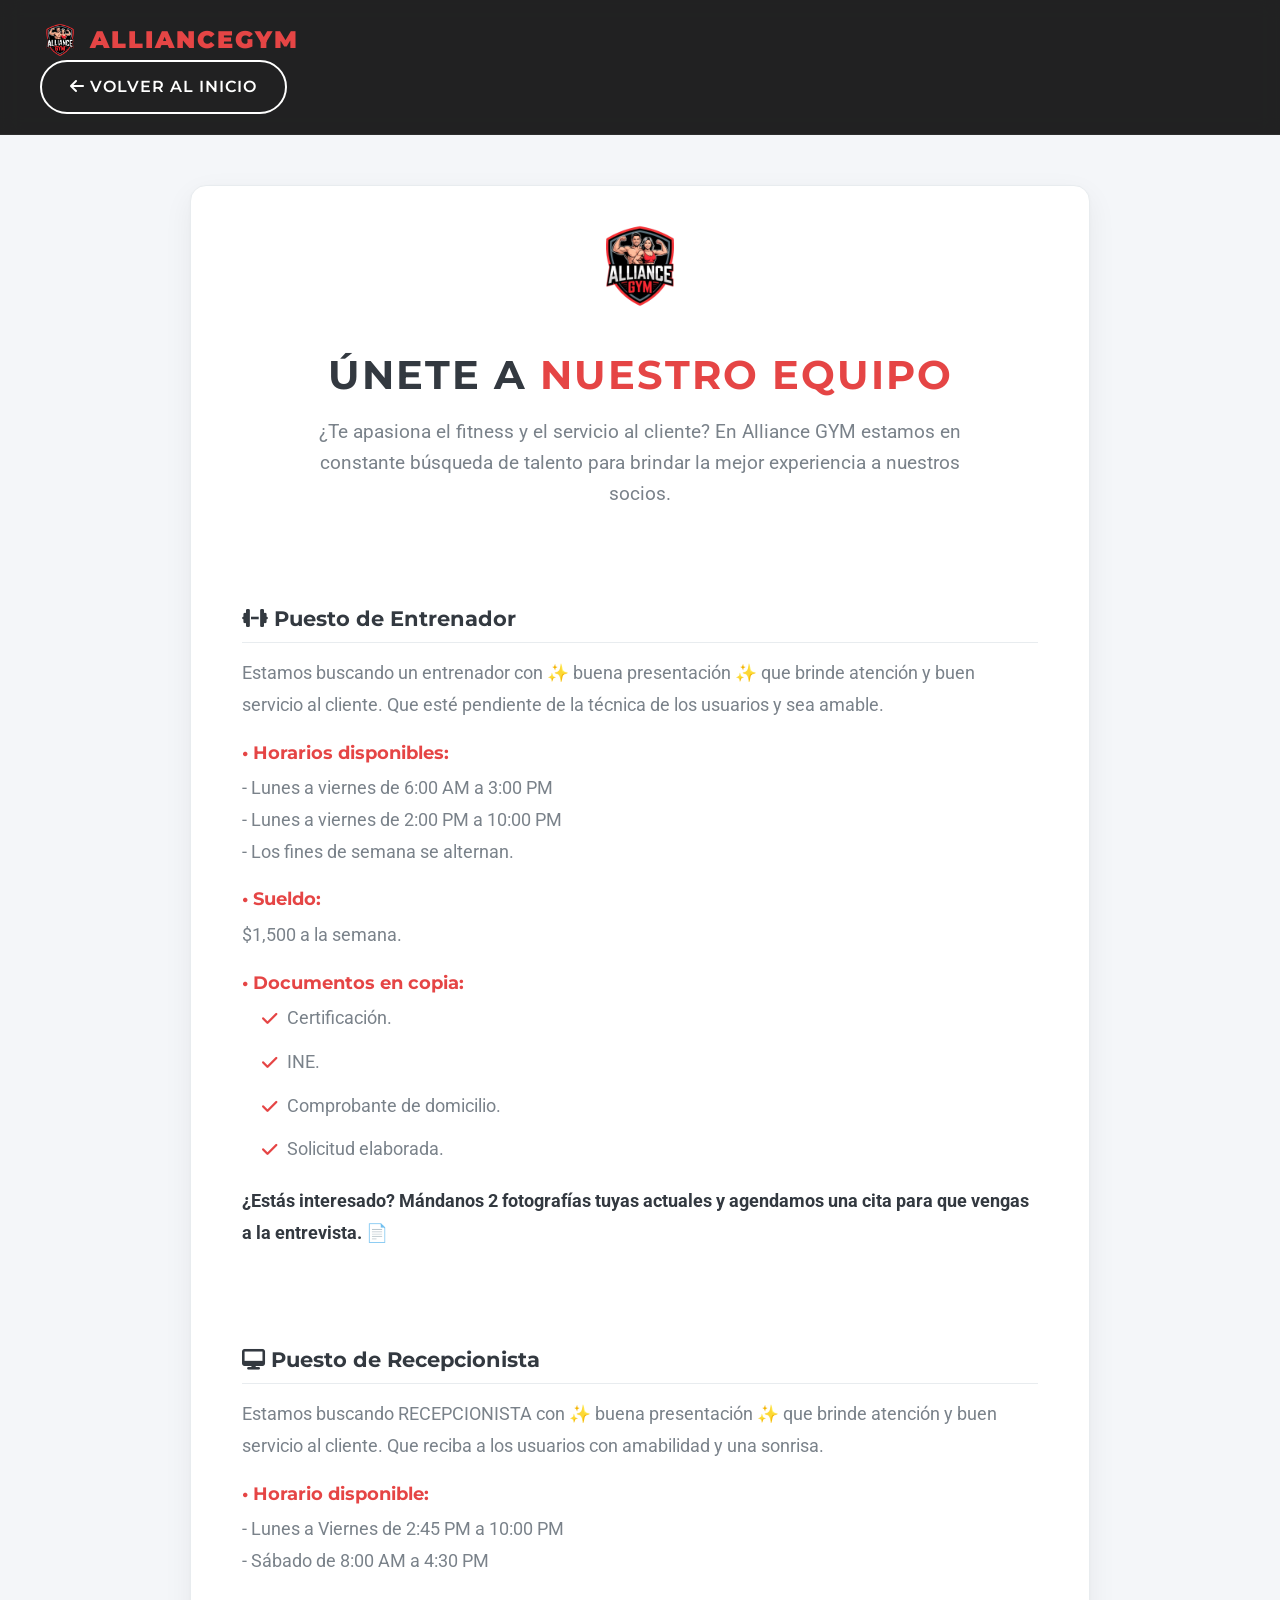
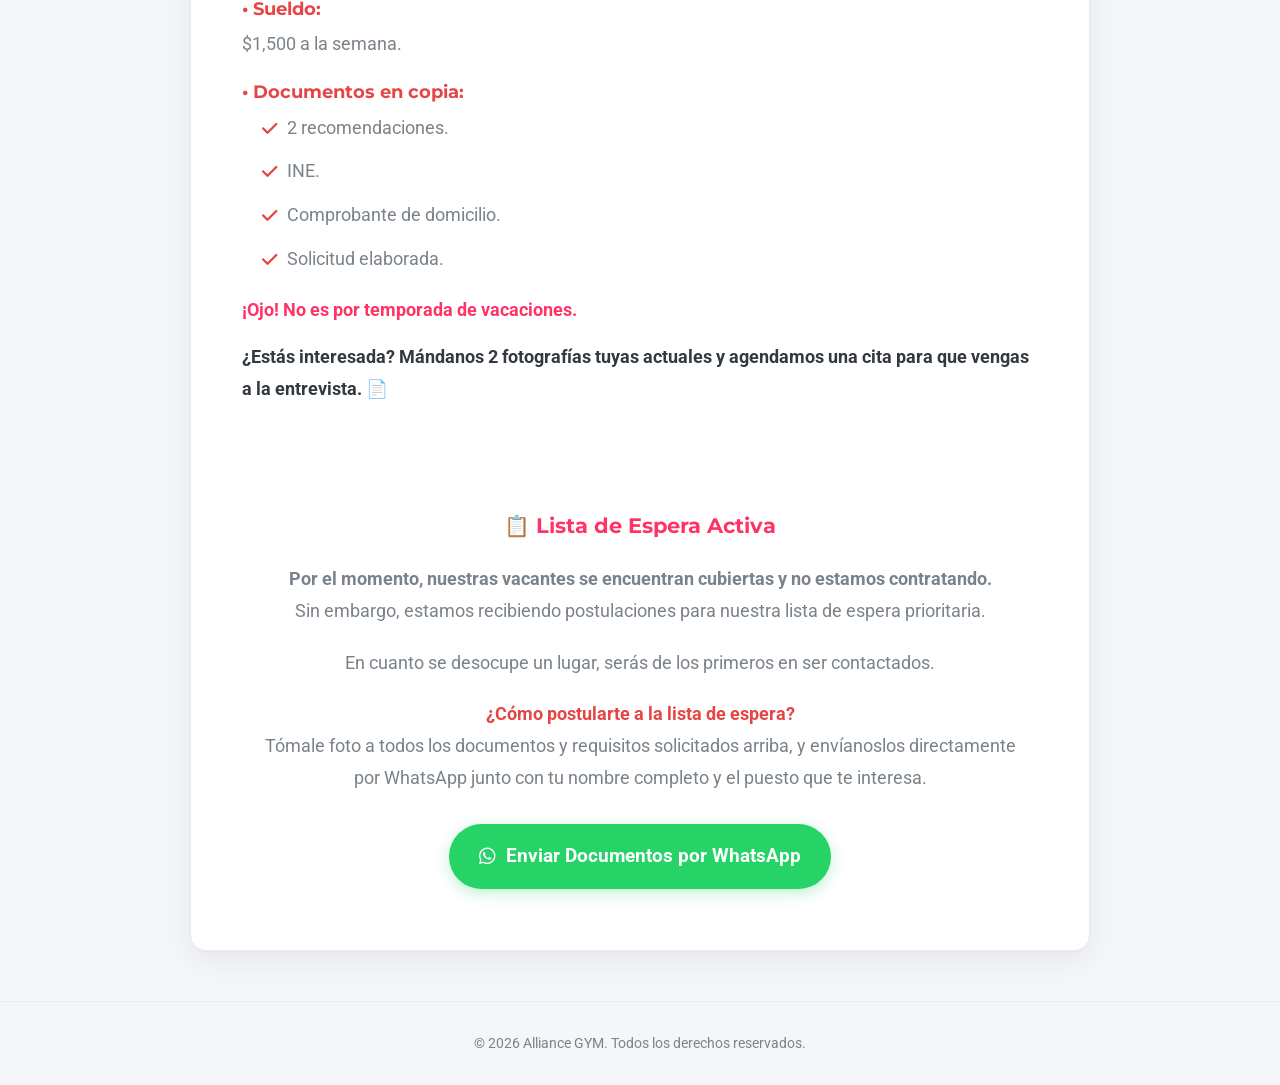
<file: empleos.html>
﻿<!DOCTYPE html>
<html lang="es">
<head>
    <meta charset="UTF-8">
    <meta name="viewport" content="width=device-width, initial-scale=1.0">
    <title>Trabaja con Nosotros | Alliance GYM</title>
    <!-- Google Fonts -->
    <link rel="preconnect" href="https://fonts.googleapis.com">
    <link rel="preconnect" href="https://fonts.gstatic.com" crossorigin>
    <link href="https://fonts.googleapis.com/css2?family=Roboto:wght@300;400;500;700&family=Montserrat:wght@500;700;800;900&display=swap" rel="stylesheet">
    <!-- FontAwesome -->
    <link rel="stylesheet" href="https://cdnjs.cloudflare.com/ajax/libs/font-awesome/6.4.0/css/all.min.css">
    <!-- Custom CSS -->
    <link rel="stylesheet" href="css/style.css">
    <style>
        .jobs-content {
            color: var(--text-muted);
            line-height: 1.8;
            font-size: 1.1rem;
        }
        .jobs-content h3 {
            color: var(--text-main);
            margin-top: 30px;
            margin-bottom: 15px;
            border-bottom: 1px solid var(--glass-border);
            padding-bottom: 5px;
        }
        .jobs-content ul {
            padding-left: 20px;
            margin-bottom: 20px;
            list-style: none;
        }
        .jobs-content ul li {
            margin-bottom: 12px;
            position: relative;
            padding-left: 25px;
        }
        .jobs-content ul li::before {
            content: '\f00c';
            font-family: 'Font Awesome 6 Free';
            font-weight: 900;
            position: absolute;
            left: 0;
            color: var(--primary-color);
        }
        .job-card {
            background: rgba(255, 255, 255, 0.03);
            border: 1px solid rgba(255,255,255,0.1);
            padding: 20px;
            border-radius: 8px;
            margin-bottom: 20px;
        }
        .btn-whatsapp-job {
            display: inline-flex;
            align-items: center;
            justify-content: center;
            gap: 10px;
            background-color: #25d366;
            color: #fff;
            padding: 15px 30px;
            border-radius: 50px;
            font-size: 1.2rem;
            font-weight: bold;
            text-decoration: none;
            transition: all 0.3s ease;
            margin-top: 30px;
            box-shadow: 0 4px 15px rgba(37, 211, 102, 0.3);
        }
        .btn-whatsapp-job:hover {
            background-color: #128c7e;
            transform: translateY(-3px);
            color: #fff;
            box-shadow: 0 6px 20px rgba(37, 211, 102, 0.5);
        }
    </style>
</head>
<body>
    <!-- Navbar Simple -->
    <nav class="navbar" style="position: static; padding: 20px 40px; background: rgba(10, 10, 10, 0.9);">
        <div class="logo">
            <a href="index.html" style="display: flex; align-items: center; gap: 10px; text-decoration: none; color: inherit;">
                <img src="img/logo.png" alt="Alliance GYM Logo" style="height: 40px;">
                <span class="logo-text">ALLIANCE<span class="logo-accent">GYM</span></span>
            </a>
        </div>
        <a href="index.html" class="btn btn-outline" style="text-decoration: none; color: #fff; border-color: #fff;"><i class="fas fa-arrow-left"></i> Volver al Inicio</a>
    </nav>

    <!-- Header Section -->
    <section class="section" style="padding-top: 50px; padding-bottom: 50px;">
        <div class="container">
            <div class="glass-card" style="max-width: 900px; margin: 0 auto;">
                <div class="text-center" style="margin-bottom: 40px;">
                    <img src="img/logo.png" alt="Alliance Logo" style="width: 100px; margin-bottom: 20px;">
                    <h1 class="section-title">ÚNETE A <span>NUESTRO EQUIPO</span></h1>
                    <p style="font-size: 1.2rem; color: var(--text-muted); max-width: 700px; margin: 0 auto;">¿Te apasiona el fitness y el servicio al cliente? En Alliance GYM estamos en constante búsqueda de talento para brindar la mejor experiencia a nuestros socios.</p>
                </div>
                
                <div class="jobs-content">
                    
                    <div class="job-card">
                        <h3><i class="fas fa-dumbbell"></i> Puesto de Entrenador</h3>
                        <p>Estamos buscando un entrenador con ✨ buena presentación ✨ que brinde atención y buen servicio al cliente. Que esté pendiente de la técnica de los usuarios y sea amable.</p>
                        
                        <h4 style="color: var(--primary-color); margin-top: 15px; margin-bottom: 5px;">• Horarios disponibles:</h4>
                        <p style="margin-bottom: 15px;">- Lunes a viernes de 6:00 AM a 3:00 PM<br>- Lunes a viernes de 2:00 PM a 10:00 PM<br>- Los fines de semana se alternan.</p>
                        
                        <h4 style="color: var(--primary-color); margin-bottom: 5px;">• Sueldo:</h4>
                        <p style="margin-bottom: 15px;">$1,500 a la semana.</p>
                        
                        <h4 style="color: var(--primary-color); margin-bottom: 5px;">• Documentos en copia:</h4>
                        <ul>
                            <li>Certificación.</li>
                            <li>INE.</li>
                            <li>Comprobante de domicilio.</li>
                            <li>Solicitud elaborada.</li>
                        </ul>
                        <p style="margin-top: 15px; font-weight: bold; color: var(--text-main);">¿Estás interesado? Mándanos 2 fotografías tuyas actuales y agendamos una cita para que vengas a la entrevista. 📄</p>
                    </div>

                    <div class="job-card">
                        <h3><i class="fas fa-desktop"></i> Puesto de Recepcionista</h3>
                        <p>Estamos buscando RECEPCIONISTA con ✨ buena presentación ✨ que brinde atención y buen servicio al cliente. Que reciba a los usuarios con amabilidad y una sonrisa.</p>
                        
                        <h4 style="color: var(--primary-color); margin-top: 15px; margin-bottom: 5px;">• Horario disponible:</h4>
                        <p style="margin-bottom: 15px;">- Lunes a Viernes de 2:45 PM a 10:00 PM<br>- Sábado de 8:00 AM a 4:30 PM</p>
                        
                        <h4 style="color: var(--primary-color); margin-bottom: 5px;">• Sueldo:</h4>
                        <p style="margin-bottom: 15px;">$1,500 a la semana.</p>
                        
                        <h4 style="color: var(--primary-color); margin-bottom: 5px;">• Documentos en copia:</h4>
                        <ul>
                            <li>2 recomendaciones.</li>
                            <li>INE.</li>
                            <li>Comprobante de domicilio.</li>
                            <li>Solicitud elaborada.</li>
                        </ul>
                        
                        <p style="color: #ff3366; font-weight: bold; margin-bottom: 15px;">¡Ojo! No es por temporada de vacaciones.</p>
                        
                        <p style="margin-top: 15px; font-weight: bold; color: var(--text-main);">¿Estás interesada? Mándanos 2 fotografías tuyas actuales y agendamos una cita para que vengas a la entrevista. 📄</p>
                    </div>

                    <div class="text-center" style="margin-top: 50px; background: rgba(255, 255, 255, 0.05); padding: 30px; border-radius: 10px; border: 1px solid rgba(255, 255, 255, 0.2);">
                        <h3 style="border: none; color: #ff3366; margin-top: 0;">📋 Lista de Espera Activa</h3>
                        <p style="font-size: 1.1rem; margin-bottom: 20px;"><strong>Por el momento, nuestras vacantes se encuentran cubiertas y no estamos contratando.</strong><br>Sin embargo, estamos recibiendo postulaciones para nuestra lista de espera prioritaria.</p>
                        <p>En cuanto se desocupe un lugar, serás de los primeros en ser contactados.</p>
                        
                        <p style="margin-top: 20px; font-weight: bold; color: var(--primary-color);">¿Cómo postularte a la lista de espera?</p>
                        <p>Tómale foto a todos los documentos y requisitos solicitados arriba, y envíanoslos directamente por WhatsApp junto con tu nombre completo y el puesto que te interesa.</p>
                        
                        <a href="https://wa.me/525567659004?text=%C2%A1Hola!%20Quiero%20entrar%20a%20la%20lista%20de%20espera%20para%20trabajar%20en%20Alliance%20GYM.%20Aqu%C3%AD%20env%C3%ADo%20mis%20fotos%20y%20documentos." class="btn-whatsapp-job" target="_blank" rel="noopener noreferrer">
                            <i class="fab fa-whatsapp"></i> Enviar Documentos por WhatsApp
                        </a>
                    </div>
                </div>
            </div>
        </div>
    </section>

    <!-- Footer Simple -->
    <footer style="text-align: center; padding: 30px; border-top: 1px solid var(--glass-border); color: var(--text-muted); font-size: 0.9rem;">
        &copy; 2026 Alliance GYM. Todos los derechos reservados.
    </footer>

</body>
</html>
</file>
<file: css/style.css>
:root {
    --bg-page: #F4F6F9; /* Gris aún más claro y suave */
    --bg-section-alt: #FFFFFF; /* Blanco puro */
    --bg-dark: #2B3036; /* Gris pizarra elegante en lugar de negro profundo */
    --bg-darker: transparent;
    --bg-card: #FFFFFF; /* Tarjetas blancas */
    --primary-color: #E54545; /* Un rojo un poco más suave y claro */
    --primary-hover: #D03535;
    --secondary-color: #E2E2E2; /* Gris neutro más claro */
    --text-main: #333940; /* Gris azulado muy oscuro para texto, más formal que negro */
    --text-muted: #7A828A; /* Gris medio suave */
    --text-light: #FFFFFF; /* Texto blanco sobre fondos oscuros */
    --glass-border: #E8ECEF; /* Borde sutil y claro */
    --font-heading: 'Montserrat', sans-serif;
    --font-body: 'Roboto', sans-serif;
    --transition: all 0.3s cubic-bezier(0.25, 0.8, 0.25, 1);
}

* {
    margin: 0;
    padding: 0;
    box-sizing: border-box;
    scroll-behavior: smooth;
}

body {
    font-family: var(--font-body);
    background-color: var(--bg-page);
    color: var(--text-main);
    line-height: 1.6;
    overflow-x: hidden;
}

h1, h2, h3, h4, h5, h6 {
    font-family: var(--font-heading);
    font-weight: 700;
}

span {
    color: var(--primary-color);
}

a {
    text-decoration: none;
    color: inherit;
}

ul {
    list-style: none;
}

.container {
    max-width: 1200px;
    margin: 0 auto;
    padding: 0 20px;
}

.section {
    padding: 100px 0;
}

.section-header {
    margin-bottom: 50px;
}

.section-title {
    font-size: clamp(1.8rem, 5vw, 2.5rem);
    text-transform: uppercase;
    letter-spacing: 2px;
    margin-bottom: 10px;
}

.section-desc {
    color: var(--text-muted);
    font-size: 1.1rem;
    max-width: 600px;
}

.text-center {
    text-align: center;
}
.text-center .section-desc {
    margin: 0 auto;
}

/* Buttons */
.btn {
    display: inline-block;
    padding: 12px 28px;
    border-radius: 50px;
    font-family: var(--font-heading);
    font-weight: 600;
    text-transform: uppercase;
    letter-spacing: 1px;
    cursor: pointer;
    transition: var(--transition);
    border: none;
    outline: none;
}

.btn-primary {
    background: var(--primary-color);
    color: #fff;
    box-shadow: 0 4px 10px rgba(230, 43, 46, 0.3);
}

.btn-primary:hover {
    background: var(--primary-hover);
    transform: translateY(-2px);
    box-shadow: 0 6px 15px rgba(230, 43, 46, 0.4);
}

.btn-outline {
    background: transparent;
    color: var(--text-main);
    border: 2px solid var(--secondary-color);
}

.btn-outline:hover {
    border-color: var(--primary-color);
    color: var(--primary-color);
    background: rgba(230, 43, 46, 0.05);
}

.btn-large {
    padding: 16px 36px;
    font-size: 1.1rem;
}

.w-100 {
    width: 100%;
}
.mt-2 { margin-top: 1rem; }
.mt-4 { margin-top: 2rem; }

/* Premium Glass Cards */
.glass-card {
    background: var(--bg-card);
    border: 1px solid var(--glass-border);
    border-radius: 16px;
    padding: 30px;
    box-shadow: 0 10px 30px rgba(0, 0, 0, 0.06), 0 1px 3px rgba(0,0,0,0.03);
    transition: var(--transition);
}

.glass-card:hover {
    border-color: rgba(230, 43, 46, 0.3);
    transform: translateY(-5px);
    box-shadow: 0 15px 35px rgba(230, 43, 46, 0.1), 0 5px 15px rgba(0, 0, 0, 0.05);
}

/* Navbar */
.navbar {
    position: fixed;
    top: 0;
    left: 0;
    width: 100%;
    padding: 15px 0;
    z-index: 1000;
    background: rgba(15, 15, 15, 0.85);
    backdrop-filter: blur(10px);
    -webkit-backdrop-filter: blur(10px);
    border-bottom: 1px solid rgba(255, 255, 255, 0.05);
    transition: var(--transition);
}

.navbar.scrolled {
    background: rgba(10, 10, 10, 0.98); /* Solid on scroll */
    padding: 15px 0;
    box-shadow: 0 5px 20px rgba(0,0,0,0.7);
}

.navbar {
    color: var(--text-light);
}

.nav-container {
    display: flex;
    justify-content: space-between;
    align-items: center;
    max-width: 100%;
    padding: 0 3vw;
}

.logo {
    display: flex;
    align-items: center;
    gap: 12px;
    font-family: var(--font-heading);
    font-size: clamp(1.2rem, 4vw, 1.8rem);
    font-weight: 900;
    letter-spacing: 2px;
}

.logo-img {
    height: 60px;
    width: auto;
    filter: drop-shadow(0 0 8px rgba(230, 43, 46, 0.5));
    transition: var(--transition);
}

.logo:hover .logo-img {
    transform: scale(1.05);
    filter: drop-shadow(0 0 15px rgba(230, 43, 46, 0.8));
}

.nav-links {
    display: flex;
    flex: 1;
    justify-content: center;
    gap: 15px; /* Better distribution */
    margin: 0 10px;
}

.nav-links a {
    font-size: 1rem; /* Larger font size */
    font-weight: 600; /* Thicker for readability */
    text-transform: none;
    letter-spacing: 0.5px;
    padding: 8px 16px;
    border-radius: 25px; /* Pill shape */
    transition: var(--transition);
    color: var(--text-light);
    white-space: nowrap;
}

.nav-links a::after {
    display: none; /* Remove old underline */
}

.nav-links a:hover {
    color: #fff;
    background: rgba(255, 255, 255, 0.15); /* Glassy pill effect */
    box-shadow: 0 4px 10px rgba(0, 0, 0, 0.1);
}

.hamburger {
    display: none;
    font-size: 1.5rem;
    cursor: pointer;
}

/* Hero Section */
.hero {
    height: 100vh;
    min-height: 600px;
    display: flex;
    align-items: center;
    position: relative;
    background: url('https://images.unsplash.com/photo-1534438327276-14e5300c3a48?q=80&w=1920&auto=format&fit=crop') center/cover no-repeat;
    color: var(--text-light);
}

.hero .btn-outline {
    color: #fff;
    border-color: #fff;
}
.hero .btn-outline:hover {
    background: rgba(255,255,255,0.1);
    color: #fff;
}

.hero-overlay {
    position: absolute;
    top: 0;
    left: 0;
    width: 100%;
    height: 100%;
    background: linear-gradient(90deg, rgba(5,5,5,0.9) 0%, rgba(5,5,5,0.6) 50%, rgba(5,5,5,0.2) 100%);
}

.hero-content {
    position: relative;
    z-index: 10;
    max-width: 800px;
}

.hero-title {
    font-size: clamp(2.2rem, 7vw, 4.5rem);
    line-height: 1.1;
    margin-bottom: 20px;
    text-transform: uppercase;
}

.hero-subtitle {
    font-size: 1.2rem;
    color: #ddd;
    margin-bottom: 40px;
    max-width: 500px;
}

.hero-actions {
    display: flex;
    gap: 20px;
}

/* Info Section */
.info-section {
    background: var(--bg-darker);
}

.info-grid {
    display: grid;
    grid-template-columns: repeat(auto-fit, minmax(300px, 1fr));
    gap: 30px;
}

.info-card h3 {
    font-size: 1.5rem;
    margin: 15px 0;
    color: #fff;
}

.card-icon {
    font-size: 2.5rem;
    color: var(--primary-color);
}

.hours-list li {
    display: flex;
    justify-content: space-between;
    margin-bottom: 10px;
    border-bottom: 1px solid var(--glass-border);
    padding-bottom: 5px;
    color: var(--text-muted);
}
.hours-list li span {
    color: var(--text-main);
    font-weight: 500;
}

.steps-list {
    padding-left: 20px;
    color: var(--text-muted);
}
.steps-list li {
    margin-bottom: 10px;
}

.promo-card {
    background: linear-gradient(145deg, rgba(255, 77, 0, 0.1), rgba(0, 0, 0, 0.4));
    border-color: rgba(255, 77, 0, 0.3);
}
.promo-content {
    margin-top: 15px;
}
.promo-content h4 {
    color: var(--primary-color);
    font-size: 1.2rem;
    margin-bottom: 10px;
}

/* Equipment Section */
.equipment-filters {
    display: flex;
    justify-content: center;
    gap: 15px;
    margin-bottom: 40px;
    flex-wrap: wrap;
}

.filter-btn {
    background: transparent;
    color: var(--text-muted);
    border: 1px solid var(--glass-border);
    padding: 8px 20px;
    border-radius: 30px;
    cursor: pointer;
    transition: var(--transition);
    font-family: var(--font-heading);
    text-transform: uppercase;
    font-size: 0.9rem;
}

.filter-btn.active, .filter-btn:hover {
    background: var(--primary-color);
    color: #fff;
    border-color: var(--primary-color);
}

.equipment-grid {
    display: grid;
    grid-template-columns: repeat(auto-fit, minmax(300px, 1fr));
    gap: 30px;
}

.equipment-item {
    background: var(--bg-card);
    border-radius: 18px;
    overflow: hidden;
    border: 1px solid var(--glass-border);
    transition: var(--transition);
}

.equipment-item:hover {
    transform: translateY(-5px);
    border-color: var(--primary-color);
}

.eq-image {
    height: 200px;
    background-size: cover;
    background-position: center;
}

.cardio-img { background-image: url('https://images.unsplash.com/photo-1540497077202-7c8a3999166f?q=80&w=600'); }
.pecho-img { background-image: url('https://images.unsplash.com/photo-1571019614242-c5c5dee9f50b?q=80&w=600'); }
.espalda-img { background-image: url('https://images.unsplash.com/photo-1581009146145-b5ef050c2e1e?q=80&w=600'); }
.pierna-img { background-image: url('https://images.unsplash.com/photo-1574680096145-d05b474e2155?q=80&w=600'); }
.libre-img { background-image: url('https://images.unsplash.com/photo-1584735935682-2f2b69dff9d2?q=80&w=600'); }

.eq-info {
    padding: 20px;
}
.eq-info h3 {
    margin-bottom: 10px;
    font-size: 1.3rem;
}
.eq-info p {
    color: var(--text-muted);
    font-size: 0.95rem;
}

/* Coaches Section */
.coaches-section {
    background: var(--bg-darker);
}

.coaches-wrapper {
    display: grid;
    grid-template-columns: 1fr 1fr;
    gap: 50px;
    align-items: start;
}

.coaches-list {
    display: flex;
    flex-direction: column;
    gap: 20px;
}

.coach-card {
    display: flex;
    align-items: center;
    background: var(--bg-card);
    border: 1px solid var(--glass-border);
    padding: 15px;
    border-radius: 18px;
    cursor: pointer;
    transition: var(--transition);
}

.coach-card:hover, .coach-card.active {
    border-color: var(--secondary-color);
    background: rgba(0, 212, 255, 0.05);
}

.coach-img {
    width: 80px;
    height: 80px;
    border-radius: 50%;
    background-size: cover;
    background-position: center;
    margin-right: 20px;
    border: 2px solid transparent;
}

.coach-card.active .coach-img {
    border-color: var(--secondary-color);
}

.alex-img { background-image: url('https://images.unsplash.com/photo-1567598508481-65985588e295?q=80&w=200'); }
.sarah-img { background-image: url('https://images.unsplash.com/photo-1571019613454-1cb2f99b2d8b?q=80&w=200'); }
.david-img { background-image: url('https://images.unsplash.com/photo-1534438097545-a4c8407cd294?q=80&w=200'); }

.coach-info h3 {
    font-size: 1.2rem;
}
.coach-specialty {
    color: var(--text-muted);
    font-size: 0.9rem;
}

.appointment-form-container h3 {
    margin-bottom: 20px;
    border-bottom: 1px solid var(--glass-border);
    padding-bottom: 10px;
}

.form-group {
    margin-bottom: 20px;
}

.form-group label {
    display: block;
    margin-bottom: 8px;
    color: var(--text-muted);
    font-size: 0.9rem;
}

.form-group input, .form-group select, .form-group textarea {
    width: 100%;
    padding: 12px 15px;
    background: #fff;
    border: 1px solid var(--glass-border);
    border-radius: 6px;
    color: var(--text-main);
    font-family: var(--font-body);
    outline: none;
    transition: var(--transition);
}

.form-group input:focus, .form-group select:focus, .form-group textarea:focus {
    border-color: var(--primary-color);
    box-shadow: 0 0 0 2px rgba(255, 77, 0, 0.2);
}

.success-message {
    margin-top: 20px;
    padding: 15px;
    background: rgba(46, 213, 115, 0.1);
    border: 1px solid #2ed573;
    color: #2ed573;
    border-radius: 6px;
    text-align: center;
}

/* Gallery & 360 Tour Section */
.tour-360-container {
    height: 500px;
    display: flex;
    flex-direction: column;
    padding: 20px;
}

.tour-header {
    margin-bottom: 15px;
}
.tour-header h3 {
    color: var(--primary-color);
}
.tour-header p {
    color: var(--text-muted);
    font-size: 0.9rem;
}

.panorama-viewer {
    flex: 1;
    width: 100%;
    border-radius: 8px;
    overflow: hidden;
    position: relative;
    background: #000;
}

.panorama-placeholder {
    position: absolute;
    top: 50%;
    left: 50%;
    transform: translate(-50%, -50%);
    color: #fff;
    text-align: center;
}


/* Footer */
.footer {
    background: #111;
    color: var(--text-light);
    border-top: 1px solid var(--glass-border);
    padding: 60px 0 20px;
}

.footer-content-grid {
    display: grid;
    grid-template-columns: 2fr repeat(3, 1fr);
    gap: 40px;
    margin-bottom: 40px;
}

.footer-logo {
    display: flex;
    align-items: center;
    gap: 15px;
    margin-bottom: 15px;
}

.footer-logo-img {
    height: 55px;
    border-radius: 10px;
    background: #fff;
    padding: 2px;
}

.footer-brand-col h2 {
    font-size: 1.8rem;
    margin: 0;
}

.footer-brand-col p {
    color: #AAAAAA;
    margin-bottom: 25px;
    max-width: 300px;
    font-size: 0.9rem;
}

.social-links a {
    display: inline-flex;
    align-items: center;
    justify-content: center;
    width: 40px;
    height: 40px;
    border-radius: 50%;
    background: var(--bg-card);
    border: 1px solid var(--glass-border);
    margin-right: 10px;
    color: var(--text-main);
    transition: var(--transition);
}

.social-links a:hover {
    background: var(--primary-color);
    border-color: var(--primary-color);
    color: #fff;
    transform: translateY(-3px);
}

.footer-link-col h3 {
    font-size: 1.1rem;
    margin-bottom: 20px;
    color: #fff;
    text-transform: uppercase;
    letter-spacing: 1px;
}

.footer-link-col ul li {
    margin-bottom: 12px;
}

.footer-link-col ul li a {
    color: #AAAAAA;
    transition: var(--transition);
}

.footer-link-col ul li a:hover {
    color: var(--primary-color);
}

.footer-bottom {
    text-align: center;
    padding-top: 20px;
    border-top: 1px solid var(--glass-border);
    color: var(--text-muted);
    font-size: 0.85rem;
}

/* Membresías Section Updates */
.memberships-grid {
    display: grid;
    grid-template-columns: repeat(auto-fit, minmax(300px, 1fr));
    gap: 30px;
    margin-top: 40px;
}

.plan-card {
    position: relative;
    display: flex;
    flex-direction: column;
    height: 100%;
}

.plan-header {
    border-bottom: 1px solid var(--glass-border);
    padding-bottom: 20px;
    margin-bottom: 20px;
}

.plan-header h3 {
    font-size: 1.6rem;
    color: var(--text-main);
}

.plan-price {
    font-size: 1.3rem;
    color: var(--text-muted);
    margin-top: 10px;
}

.plan-price span {
    font-size: 2.8rem;
    font-weight: 800;
    color: var(--text-main);
    font-family: var(--font-heading);
}

.plan-features {
    flex-grow: 1;
    margin-bottom: 30px;
}

.plan-features li {
    display: flex;
    align-items: flex-start;
    gap: 12px;
    margin-bottom: 15px;
    font-size: 0.95rem;
    color: var(--text-muted);
}

.plan-features li i {
    color: #2ed573;
    margin-top: 5px;
    font-size: 1rem;
}

.plan-features li i.restriction-icon {
    color: #ff4757;
}

.plan-features li span.restriction-text {
    color: var(--text-muted);
}

.plan-btn {
    margin-top: auto;
}

.featured-plan {
    border: 2px solid var(--primary-color);
    box-shadow: 0 10px 30px rgba(230, 43, 46, 0.2);
}

.featured-plan .plan-badge {
    position: absolute;
    top: -15px;
    left: 50%;
    transform: translateX(-50%);
    background: var(--primary-color);
    color: #fff;
    padding: 4px 15px;
    border-radius: 30px;
    font-family: var(--font-heading);
    font-size: 0.8rem;
    font-weight: 700;
    letter-spacing: 1px;
}

.vip-plan {
    border: 2px dashed #ffd700;
    box-shadow: 0 10px 30px rgba(255, 215, 0, 0.1);
}

.vip-plan .plan-header h3 {
    color: #ffd700;
}

.vip-plan .plan-price span {
    color: #ffd700;
}

/* Opiniones Section Styles */
.ratings-summary-container {
    display: grid;
    grid-template-columns: 1fr 2fr;
    gap: 40px;
    align-items: center;
    padding: 40px;
    margin-bottom: 30px;
}

.rating-overall {
    text-align: center;
    border-right: 1px solid var(--glass-border);
    padding-right: 40px;
}

.rating-big {
    font-size: clamp(3rem, 10vw, 4.5rem);
    font-weight: 900;
    color: var(--text-main);
    line-height: 1;
    font-family: var(--font-heading);
}

.rating-overall .stars {
    color: #ffd700;
    font-size: 1.3rem;
    margin: 10px 0;
}

.rating-label {
    color: var(--text-muted);
    font-size: 0.95rem;
}

.rating-breakdown {
    display: flex;
    flex-direction: column;
    gap: 15px;
}

.breakdown-row {
    display: flex;
    align-items: center;
    gap: 15px;
}

.breakdown-label {
    width: 130px;
    font-size: 0.9rem;
    color: var(--text-muted);
}

.breakdown-bar-bg {
    flex-grow: 1;
    height: 8px;
    background: #e0e0e0;
    border-radius: 4px;
    overflow: hidden;
}

.breakdown-bar {
    height: 100%;
    background: #ffd700;
    border-radius: 4px;
}

.breakdown-val {
    width: 30px;
    font-weight: 600;
    color: var(--text-main);
    text-align: right;
}

.reviews-grid-list {
    display: grid;
    grid-template-columns: repeat(auto-fit, minmax(280px, 1fr));
    gap: 20px;
}

.review-card-item {
    background: var(--bg-card);
    border: 1px solid var(--glass-border);
    border-radius: 16px;
    padding: 25px;
    transition: var(--transition);
}

.review-card-item:hover {
    border-color: var(--primary-color);
    transform: translateY(-3px);
}

.rev-header {
    display: flex;
    justify-content: space-between;
    align-items: center;
    margin-bottom: 12px;
}

.rev-user {
    font-weight: 600;
    color: var(--text-main);
}

.rev-stars {
    color: #ffd700;
    font-size: 0.85rem;
}

.rev-comment {
    color: var(--text-muted);
    font-size: 0.9rem;
    line-height: 1.5;
}

.rev-meta {
    display: flex;
    justify-content: space-between;
    margin-top: 15px;
    font-size: 0.75rem;
    color: var(--text-muted);
    border-top: 1px solid var(--glass-border);
    padding-top: 10px;
}

/* Form stars selector */
.rating-stars-input {
    display: flex;
    gap: 10px;
    font-size: 1.8rem;
    color: #ffd700;
    cursor: pointer;
    margin: 10px 0;
}

.rating-stars-input i {
    transition: transform 0.2s ease;
}

.rating-stars-input i:hover {
    transform: scale(1.2);
}

/* Modals System */
.modal-overlay {
    position: fixed;
    top: 0; left: 0; right: 0; bottom: 0;
    background: rgba(0,0,0,0.85);
    backdrop-filter: blur(8px);
    z-index: 2000;
    display: flex;
    justify-content: center;
    align-items: center;
    padding: 20px;
    animation: modalFadeIn 0.3s ease-out;
}

@keyframes modalFadeIn {
    from { opacity: 0; }
    to { opacity: 1; }
}

.modal-container {
    position: relative;
    width: 100%;
    max-width: 500px;
    background: #0d0e10;
    color: var(--text-light);
    border: 1px solid var(--glass-border);
    padding: 40px;
    border-radius: 16px;
    max-height: 90vh;
    overflow-y: auto;
    box-shadow: 0 20px 50px rgba(0,0,0,0.8);
}

.modal-close-btn {
    position: absolute;
    top: 15px; right: 15px;
    background: transparent;
    border: none;
    color: var(--text-muted);
    font-size: 2rem;
    cursor: pointer;
    line-height: 1;
    transition: var(--transition);
}

.modal-close-btn:hover {
    color: var(--primary-color);
}

.modal-auth-tabs {
    display: flex;
    border-bottom: 2px solid var(--glass-border);
    margin-bottom: 20px;
}

.auth-tab-btn {
    flex: 1;
    background: transparent;
    border: none;
    color: var(--text-muted);
    font-family: var(--font-heading);
    font-size: 1.1rem;
    font-weight: 700;
    padding: 10px 0;
    cursor: pointer;
    transition: var(--transition);
}

.auth-tab-btn.active {
    color: var(--primary-color);
    border-bottom: 3px solid var(--primary-color);
    margin-bottom: -2px;
}

.auth-demo-tip {
    background: rgba(255, 122, 0, 0.1);
    border: 1px solid rgba(255, 122, 0, 0.3);
    border-radius: 8px;
    padding: 15px;
    margin: 20px 0;
    font-size: 0.85rem;
}

.auth-demo-tip code {
    background: rgba(0,0,0,0.5);
    padding: 2px 6px;
    border-radius: 4px;
    color: #ff7a00;
}

/* Checkout Wizard */
.checkout-wizard-container {
    max-width: 650px;
}

.checkout-steps-indicator {
    display: flex;
    justify-content: space-between;
    border-bottom: 1px solid var(--glass-border);
    padding-bottom: 15px;
    margin-bottom: 25px;
}

.step-indicator {
    font-family: var(--font-heading);
    font-size: 0.85rem;
    font-weight: 700;
    color: var(--text-muted);
    text-transform: uppercase;
}

.step-indicator.active {
    color: var(--primary-color);
}

.checkout-payment-flex {
    display: flex;
    gap: 30px;
    flex-wrap: wrap;
    margin-top: 20px;
}

/* Credito card preview */
.credit-card-preview-card {
    width: 100%;
    max-width: 280px;
    height: 165px;
    background: linear-gradient(135deg, #1b1c20 0%, #08090b 100%);
    border: 1px solid var(--glass-border);
    border-radius: 12px;
    padding: 20px;
    display: flex;
    flex-direction: column;
    justify-content: space-between;
    box-shadow: 0 10px 20px rgba(0,0,0,0.4);
    position: relative;
    overflow: hidden;
}

.credit-card-preview-card::before {
    content: '';
    position: absolute;
    width: 150px; height: 150px;
    background: radial-gradient(circle, rgba(230, 43, 46, 0.1) 0%, transparent 70%);
    top: -50px; right: -50px;
}

.card-chip {
    font-size: 1.5rem;
    color: #ffd700;
}

.card-brand {
    position: absolute;
    top: 20px; right: 20px;
    font-size: 1.8rem;
    color: #fff;
}

.card-preview-number {
    font-family: monospace;
    font-size: 1.15rem;
    letter-spacing: 2px;
    color: #fff;
    margin: 15px 0;
}

.card-preview-flex {
    display: flex;
    justify-content: space-between;
}

.card-preview-flex .col label {
    font-size: 0.6rem;
    color: var(--text-muted);
    text-transform: uppercase;
    display: block;
}

.card-preview-flex .col .val {
    font-size: 0.8rem;
    color: #fff;
    font-weight: 600;
}

.success-icon {
    font-size: 4rem;
    color: #2ed573;
    margin-bottom: 15px;
}

/* Ticket digital */
.ticket-qr-container {
    width: 100%;
    max-width: 290px;
    background: #fff;
    color: #000;
    border-radius: 12px;
    padding: 20px;
    margin: 0 auto;
    box-shadow: 0 10px 30px rgba(0,0,0,0.5);
    border: 1px solid #ddd;
    text-align: center;
}

.ticket-header {
    border-bottom: 2px dashed #000;
    padding-bottom: 12px;
    margin-bottom: 12px;
}

.nutrition-plan-card h3 {
    font-family: var(--font-heading);
    color: var(--text-main);
    margin-bottom: 10px;
}

.ticket-header h4 {
    font-family: var(--font-heading);
    letter-spacing: 1px;
    font-size: 1.1rem;
}

.ticket-header span {
    font-size: 0.75rem;
    color: var(--primary-color);
    font-weight: 700;
}

.ticket-body h4 {
    margin-top: 10px;
    font-size: 1.2rem;
}

.ticket-code {
    font-family: monospace;
    font-size: 0.8rem;
    color: #555;
    margin-bottom: 10px;
}

.ticket-footer {
    border-top: 1px solid #eee;
    padding-top: 10px;
    font-size: 0.8rem;
    color: #333;
}

/* Alert info */
.alert-info-box {
    display: flex;
    align-items: center;
    gap: 15px;
    background: rgba(255, 255, 255, 0.05);
    border: 1px solid var(--glass-border);
    padding: 15px;
    border-radius: 8px;
    font-size: 0.85rem;
    color: var(--text-muted);
    margin: 15px 0;
    text-align: left;
}

.alert-info-box i {
    color: var(--primary-color);
    font-size: 1.3rem;
}

.copy-code-container {
    display: flex;
    gap: 10px;
}

.copy-code-container input {
    flex-grow: 1;
    background: rgba(0,0,0,0.4);
    border: 1px solid var(--glass-border);
    border-radius: 4px;
    color: var(--text-main);
    padding: 8px;
    font-family: monospace;
    font-size: 0.9rem;
    outline: none;
}

/* General Dashboards layout */
.dashboard-container {
    display: flex;
    height: 100vh;
    background: var(--bg-darker);
    overflow: hidden;
}

.dashboard-sidebar {
    width: 290px;
    background: #090a0c;
    border-right: 1px solid var(--glass-border);
    display: flex;
    flex-direction: column;
    padding: 30px 20px;
    flex-shrink: 0;
}

.sidebar-logo {
    display: flex;
    align-items: center;
    gap: 10px;
    font-family: var(--font-heading);
    font-size: 1.3rem;
    font-weight: 800;
    letter-spacing: 1px;
    margin-bottom: 30px;
}

.user-summary-badge {
    display: flex;
    align-items: center;
    gap: 15px;
    background: rgba(255,255,255,0.03);
    border: 1px solid var(--glass-border);
    padding: 12px;
    border-radius: 10px;
    margin-bottom: 30px;
}

.user-avatar-placeholder {
    width: 45px; height: 45px;
    border-radius: 50%;
    background: var(--primary-color);
    display: flex;
    justify-content: center;
    align-items: center;
    color: #fff;
    font-size: 1.2rem;
    flex-shrink: 0;
}

.staff-badge .user-avatar-placeholder {
    background: #00bcd4; /* Azul para personal */
}

.user-meta h4 {
    font-size: 0.95rem;
    color: #fff; /* It's in the dark sidebar! Keep #fff! Wait! Sidebar is dark. */
    white-space: nowrap;
    overflow: hidden;
    text-overflow: ellipsis;
    max-width: 170px;
}

.user-meta p {
    font-size: 0.75rem;
    color: var(--text-muted);
}

.sidebar-menu {
    flex-grow: 1;
}

.sidebar-menu ul {
    display: flex;
    flex-direction: column;
    gap: 8px;
}

.menu-item {
    display: flex;
    align-items: center;
    gap: 15px;
    padding: 12px 15px;
    border-radius: 6px;
    color: var(--text-muted);
    cursor: pointer;
    font-weight: 500;
    transition: var(--transition);
}

.menu-item:hover, .menu-item.active {
    background: rgba(230, 43, 46, 0.1);
    color: var(--primary-color);
}

.staff-theme .menu-item:hover, .staff-theme .menu-item.active {
    background: rgba(0, 188, 212, 0.1);
    color: #00bcd4;
}

.sidebar-footer {
    margin-top: auto;
}

.dashboard-content {
    flex-grow: 1;
    padding: 40px;
    overflow-y: auto;
}

.dash-content-header {
    display: flex;
    justify-content: space-between;
    align-items: center;
    border-bottom: 1px solid var(--glass-border);
    padding-bottom: 20px;
    margin-bottom: 30px;
}

.dash-header-top-bar {
    display: contents;
}

.dash-content-header h2 {
    font-size: 2rem;
    color: var(--text-main);
}

.staff-dashboard-container h2 {
    font-size: 2rem;
    color: var(--text-main);
    font-family: var(--font-heading);
}

.points-indicator {
    background: linear-gradient(135deg, rgba(230, 43, 46, 0.2) 0%, rgba(255, 122, 0, 0.2) 100%);
    border: 1px solid var(--primary-color);
    padding: 8px 18px;
    border-radius: 30px;
    color: var(--text-main);
    font-weight: 700;
    font-family: var(--font-heading);
}

.points-indicator i {
    color: #ffd700;
    margin-right: 5px;
}

/* Widgets Grid */
.dash-widgets-grid {
    display: grid;
    grid-template-columns: repeat(auto-fit, minmax(250px, 1fr));
    gap: 25px;
}

.widget-card h3 {
    font-size: 1.1rem;
    color: var(--text-main);
    border-bottom: 1px solid rgba(0,0,0,0.1);
    padding-bottom: 10px;
    margin-bottom: 15px;
}

.m-status-widget {
    background: linear-gradient(145deg, rgba(255,255,255,0.02) 0%, rgba(255,255,255,0.05) 100%);
}

.badge {
    display: inline-block;
    padding: 4px 10px;
    border-radius: 4px;
    font-size: 0.75rem;
    font-weight: 700;
    letter-spacing: 0.5px;
}

.badge-active, #m-status-badge {
    background: rgba(46, 213, 115, 0.15);
    color: #2ed573;
    border: 1px solid #2ed573;
}

.badge-expired {
    background: rgba(255, 71, 87, 0.15);
    color: #ff4757;
    border: 1px solid #ff4757;
}

.badge-inactive {
    background: rgba(255, 122, 0, 0.15);
    color: #ff7a00;
    border: 1px solid #ff7a00;
}

.expiry-progress-container {
    display: flex;
    flex-direction: column;
    gap: 5px;
}

.days-remaining {
    font-size: 0.8rem;
    color: var(--text-muted);
    text-align: right;
}

.points-circle-widget {
    display: inline-flex;
    flex-direction: column;
    justify-content: center;
    align-items: center;
    width: 110px; height: 110px;
    border-radius: 50%;
    border: 3px solid var(--primary-color);
    box-shadow: 0 0 15px rgba(230,43,46,0.2);
    margin: 10px auto;
}

.points-number {
    font-size: 1.8rem;
    font-weight: 800;
    color: var(--text-main);
    font-family: var(--font-heading);
}

.points-lbl {
    font-size: 0.6rem;
    color: var(--text-muted);
    text-transform: uppercase;
}

/* Layout rows */
.dashboard-layout-row {
    display: flex;
    gap: 30px;
    flex-wrap: wrap;
}

.flex-1 { flex: 1; }
.flex-2 { flex: 2; }

.activity-points-list li {
    display: flex;
    align-items: center;
    gap: 15px;
    padding: 12px 0;
    border-bottom: 1px solid rgba(255,255,255,0.03);
    font-size: 0.9rem;
}

.act-point {
    background: rgba(230, 43, 46, 0.15);
    color: var(--primary-color);
    font-family: var(--font-heading);
    font-weight: 700;
    padding: 2px 8px;
    border-radius: 4px;
    font-size: 0.8rem;
}

.promo-widget-vip {
    background: linear-gradient(135deg, rgba(212,175,55,0.1) 0%, rgba(0,0,0,0.5) 100%);
    border: 1px dashed #d4af37;
}

.promo-widget-vip h3 {
    color: #d4af37;
}

/* Digital pass card */
.qr-credential-flex {
    display: flex;
    gap: 40px;
    flex-wrap: wrap;
    align-items: flex-start;
}

.digital-pass-card {
    width: 100%;
    max-width: 310px;
    background: #000;
    border: 2px solid var(--primary-color);
    box-shadow: 0 0 25px rgba(230, 43, 46, 0.3);
    border-radius: 16px;
    padding: 25px;
    text-align: center;
    position: relative;
    overflow: hidden;
}

.digital-pass-card::before {
    content: '';
    position: absolute;
    width: 200px; height: 200px;
    background: radial-gradient(circle, rgba(230,43,46,0.15) 0%, transparent 75%);
    top: -80px; left: -80px;
}

.pass-brand {
    display: flex;
    align-items: center;
    justify-content: center;
    gap: 10px;
    margin-bottom: 15px;
}

.pass-logo-img {
    height: 35px;
}

.pass-brand h4 {
    font-size: 1.1rem;
    font-family: var(--font-heading);
    letter-spacing: 1px;
}

.pass-status-indicator {
    background: #2ed573;
    color: #fff;
    padding: 3px 12px;
    font-size: 0.7rem;
    font-weight: 700;
    letter-spacing: 0.5px;
    border-radius: 30px;
    display: inline-block;
    margin-bottom: 25px;
}

.pass-qr-box {
    background: #fff;
    padding: 15px;
    border-radius: 10px;
    display: inline-block;
    box-shadow: inset 0 0 10px rgba(0,0,0,0.1);
    margin-bottom: 25px;
}

.pass-user-info h3 {
    font-size: 1.4rem;
    color: #fff;
    font-family: var(--font-heading);
}

.pass-id-number {
    font-family: monospace;
    font-size: 0.8rem;
    color: var(--text-muted);
}

.pass-plan-name {
    font-size: 1.1rem;
    color: var(--primary-color);
    font-weight: 700;
    margin-top: 10px;
}

.pass-footer {
    border-top: 1px solid var(--glass-border);
    margin-top: 25px;
    padding-top: 15px;
    font-size: 0.8rem;
    color: var(--text-muted);
}

/* Dashboard generic tables */
.table-container {
    overflow-x: auto;
}

.dashboard-table {
    width: 100%;
    border-collapse: collapse;
    margin-top: 15px;
    font-size: 0.85rem;
    color: var(--text-main);
}

.dashboard-table th, .dashboard-table td {
    padding: 12px 15px;
    text-align: left;
    border-bottom: 1px solid rgba(0,0,0,0.05);
}

.dashboard-table th {
    background: rgba(0,0,0,0.05);
    color: var(--text-main);
    font-weight: 600;
    text-transform: uppercase;
    font-size: 0.75rem;
    letter-spacing: 1px;
}

.dashboard-table tbody tr {
    transition: var(--transition);
}

.dashboard-table tbody tr:hover {
    background: rgba(0,0,0,0.02);
}

/* Rewards store grid */
.rewards-store-grid {
    display: grid;
    grid-template-columns: repeat(auto-fit, minmax(230px, 1fr));
    gap: 20px;
}

.reward-item-card {
    background: var(--bg-card);
    border: 1px solid var(--glass-border);
    border-radius: 10px;
    padding: 15px;
    display: flex;
    flex-direction: column;
    justify-content: space-between;
    transition: var(--transition);
}

.reward-item-card:hover {
    border-color: var(--primary-color);
    transform: translateY(-3px);
}

.reward-img-holder {
    height: 120px;
    border-radius: 8px;
    background-size: cover;
    background-position: center;
    margin-bottom: 15px;
    border: 1px solid rgba(255,255,255,0.05);
}

.reward-name {
    font-size: 1rem;
    color: #fff;
    font-family: var(--font-heading);
}

.reward-points-cost {
    color: var(--primary-color);
    font-weight: 700;
    font-size: 0.9rem;
    margin-top: 5px;
}

.reward-points-cost i {
    color: #ffd700;
}

.reward-desc {
    font-size: 0.75rem;
    color: var(--text-muted);
    margin: 10px 0 15px 0;
    line-height: 1.4;
}

/* Points Intro & Large Badge Styles */
.points-catalog-intro {
    display: flex;
    justify-content: space-between;
    align-items: center;
    gap: 30px;
    padding: 30px !important;
    background: linear-gradient(135deg, rgba(255, 255, 255, 0.03) 0%, rgba(255, 255, 255, 0.08) 100%);
    border: 1px solid var(--glass-border);
    border-radius: 16px;
    margin-bottom: 30px;
}

.points-large-badge {
    background: linear-gradient(135deg, #E62B2E 0%, #ff7a00 100%);
    border-radius: 14px;
    padding: 20px 30px;
    text-align: center;
    min-width: 180px;
    box-shadow: 0 8px 25px rgba(230, 43, 46, 0.4);
    transition: var(--transition);
    border: 1px solid rgba(255, 255, 255, 0.2);
    position: relative;
    overflow: hidden;
}

.points-large-badge::before {
    content: '';
    position: absolute;
    top: -50%;
    left: -50%;
    width: 200%;
    height: 200%;
    background: linear-gradient(45deg, transparent, rgba(255, 255, 255, 0.15), transparent);
    transform: rotate(45deg);
    transition: 0.8s;
}

.points-large-badge:hover::before {
    left: 100%;
}

.points-large-badge:hover {
    transform: translateY(-3px);
    box-shadow: 0 12px 30px rgba(230, 43, 46, 0.6);
}

.points-large-badge span {
    display: block;
    font-size: 0.75rem;
    font-weight: 700;
    letter-spacing: 1.5px;
    color: rgba(255, 255, 255, 0.9) !important;
    margin-bottom: 5px;
}

.points-large-number {
    font-size: 2.2rem;
    font-weight: 800;
    color: #fff;
    font-family: var(--font-heading);
    text-shadow: 0 2px 4px rgba(0, 0, 0, 0.3);
}

.point.scanner-box h3 {
    margin-top: 15px;
    font-size: 1.2rem;
    color: var(--text-main);
    font-family: var(--font-heading);
    text-shadow: none;
}

/* Staff Theme adjustments */
.staff-theme .points-indicator {
    border-color: #00bcd4;
    background: rgba(0, 188, 212, 0.1);
}

.staff-online-badge {
    background: rgba(46, 213, 115, 0.15);
    color: #2ed573;
    border: 1px solid #2ed573;
}

.text-green {
    color: #2ed573;
}

/* Scanner Simulator card */
.scanner-simulator-card {
    border: 1px solid var(--glass-border);
}

.scanner-result-box {
    border-radius: 8px;
    padding: 20px;
    color: #fff;
    animation: fadeIn 0.4s ease-out;
}

.scanner-result-box h4 {
    font-size: 1.2rem;
    margin-bottom: 5px;
    color: var(--text-main);
    animation: fadeIn 0.4s ease-out;
}

.scanner-result-box.result-success {
    background: rgba(46, 213, 115, 0.15);
    border: 2px solid #2ed573;
}

.scanner-result-box.result-danger {
    background: rgba(255, 71, 87, 0.15);
    border: 2px solid #ff4757;
}

.result-layout {
    display: flex;
    flex-direction: column;
    align-items: center;
    text-align: center;
}

.result-icon-big {
    font-size: 3rem;
    margin-bottom: 10px;
}

.staff-reviews-breakdown-list {
    display: flex;
    flex-direction: column;
    gap: 15px;
}

.staff-review-item {
    background: rgba(0,0,0,0.4);
    border: 1px solid var(--glass-border);
    padding: 15px;
    border-radius: 8px;
}

/* Custom dropdown for feedback actions */
.status-dropdown {
    background: #000;
    color: #fff;
    border: 1px solid var(--glass-border);
    padding: 4px 8px;
    border-radius: 4px;
    outline: none;
    font-family: var(--font-body);
}

/* Nav auth buttons */
.nav-auth-buttons {
    display: flex;
    gap: 15px;
}

.nav-portal-btn {
    padding: 8px 18px;
    font-size: 0.9rem;
    white-space: nowrap;
}

.nav-portal-btn i {
    margin-right: 5px;
}

/* Utility classes */
.text-sm { font-size: 0.85rem; }
.text-muted { color: var(--text-muted); }
.mb-1 { margin-bottom: 0.5rem; }
.mb-2 { margin-bottom: 1rem; }
.mb-4 { margin-bottom: 2rem; }
.w-100 { width: 100%; }
.mobile-only {
    display: none;
}

/* Responsive Dashboards */
.dash-menu-toggle {
    display: none;
}
.dash-drawer-overlay {
    position: fixed;
    top: 0;
    left: 0;
    width: 100%;
    height: 100%;
    background: rgba(0, 0, 0, 0.7);
    backdrop-filter: blur(4px);
    -webkit-backdrop-filter: blur(4px);
    z-index: 1400;
    opacity: 0;
    pointer-events: none;
    transition: opacity 0.3s ease;
}
.dash-drawer-overlay.active {
    opacity: 1;
    pointer-events: all;
}

@media (max-width: 992px) {
    .dashboard-container {
        flex-direction: row;
        height: 100vh;
        overflow: hidden;
        position: relative;
    }
    .dashboard-sidebar {
        position: fixed;
        top: 0;
        left: -100%;
        width: 280px;
        height: 100vh;
        z-index: 1500;
        background: #090a0c;
        transition: left 0.3s cubic-bezier(0.25, 0.8, 0.25, 1);
        box-shadow: 10px 0 30px rgba(0, 0, 0, 0.5);
        border-right: 1px solid var(--glass-border);
        border-bottom: none;
    }
    .dashboard-sidebar.drawer-open {
        left: 0;
    }
    .dashboard-content {
        width: 100%;
        height: 100vh;
        overflow-y: auto;
        padding: 20px;
    }
    .footer-content-grid {
        grid-template-columns: 1fr 1fr;
    }
    .dash-menu-toggle {
        display: inline-flex;
    }
    .dash-header-top-bar {
        display: flex;
        justify-content: space-between;
        align-items: center;
        width: 100%;
    }
}

@media (max-width: 768px) {
    .ratings-summary-container {
        grid-template-columns: 1fr;
    }
    .rating-overall {
        border-right: none;
        border-bottom: 1px solid var(--glass-border);
        padding-right: 0;
        padding-bottom: 30px;
    }
    .checkout-payment-flex {
        flex-direction: column;
        align-items: center;
    }
    .credit-card-preview-card {
        width: 100%;
        max-width: 280px;
    }
    .footer-content-grid {
        grid-template-columns: 1fr;
    }
}

/* Nutrition Calculator Section */
.calculator-section {
    background: var(--bg-darker);
}

.calculator-wrapper {
    display: grid;
    grid-template-columns: 1fr 1fr;
    gap: 40px;
    align-items: start;
}

.calc-input-panel {
    background: #111; /* Darker background for contrast */
}

.nutrition-form .form-row {
    display: flex;
    gap: 20px;
}

.nutrition-form .half {
    flex: 1;
}

.select-wrapper {
    position: relative;
}

.select-wrapper select {
    appearance: none;
    cursor: pointer;
}

.select-wrapper .select-icon {
    position: absolute;
    right: 15px;
    top: 50%;
    transform: translateY(-50%);
    color: var(--primary-color);
    pointer-events: none;
}

.calc-results-panel {
    background: #000;
    border: 2px solid var(--primary-color);
    border-radius: 12px;
    padding: 30px;
    box-shadow: 0 0 20px rgba(255, 30, 0, 0.2);
    animation: fadeIn 0.5s ease-out;
}

@keyframes fadeIn {
    from { opacity: 0; transform: translateY(20px); }
    to { opacity: 1; transform: translateY(0); }
}

.results-header {
    text-align: center;
    margin-bottom: 30px;
    border-bottom: 1px solid var(--glass-border);
    padding-bottom: 15px;
}

.result.dash-stat-row h3 {
    margin: 0;
    color: var(--text-main);
    font-size: 1.5rem;
    letter-spacing: 1px;
}

.calories-panel {
    background: #0a0a0a;
    border: 1px solid var(--glass-border);
    border-radius: 8px;
    padding: 20px;
    text-align: center;
    margin-bottom: 30px;
}

.calories-panel h4 {
    color: var(--text-muted);
    margin-bottom: 15px;
    font-size: 1rem;
}

.calories-display {
    display: flex;
    justify-content: center;
}

.calories-circle {
    width: 150px;
    height: 150px;
    border-radius: 50%;
    border: 4px solid var(--primary-color);
    display: flex;
    flex-direction: column;
    align-items: center;
    justify-content: center;
    box-shadow: 0 0 15px rgba(255, 30, 0, 0.3), inset 0 0 15px rgba(255, 30, 0, 0.3);
}

.cal-number {
    font-family: var(--font-heading);
    font-size: 2.5rem;
    font-weight: 800;
    color: var(--primary-color);
    line-height: 1;
}

.cal-label {
    color: var(--text-muted);
    font-size: 0.9rem;
    margin-top: 5px;
}

.macros-grid {
    display: grid;
    grid-template-columns: repeat(3, 1fr);
    gap: 15px;
    margin-bottom: 30px;
}

.macro-card {
    background: #111;
    border: 1px solid var(--glass-border);
    border-radius: 8px;
}

/* TikTok Section */
.tiktok-section {
    background: var(--bg-dark);
}

.tiktok-swiper {
    padding: 20px 0 50px 0; /* Espacio para la paginación */
}

.tiktok-card {
    display: block;
    position: relative;
    border-radius: 12px;
    overflow: hidden;
    aspect-ratio: 9/16; /* Formato vertical típico de TikTok */
    box-shadow: 0 10px 30px rgba(0,0,0,0.5);
    transition: var(--transition);
    border: 1px solid var(--glass-border);
}

.tiktok-card:hover {
    transform: translateY(-10px);
    border-color: var(--primary-color);
    box-shadow: 0 15px 40px rgba(230, 43, 46, 0.4);
}

.tiktok-img {
    width: 100%;
    height: 100%;
    background-size: cover;
    background-position: center;
    transition: transform 0.5s ease;
}

.tiktok-card:hover .tiktok-img {
    transform: scale(1.05);
}

.t-1 { background-image: url('https://images.unsplash.com/photo-1517836357463-d25dfeac3438?q=80&w=600'); }
.t-2 { background-image: url('https://images.unsplash.com/photo-1541534741688-6078c6bfb5c5?q=80&w=600'); }
.t-3 { background-image: url('https://images.unsplash.com/photo-1583454110551-21f2fa2afe61?q=80&w=600'); }
.t-4 { background-image: url('https://images.unsplash.com/photo-1534438327276-14e5300c3a48?q=80&w=600'); }
.t-5 { background-image: url('https://images.unsplash.com/photo-1571019614242-c5c5dee9f50b?q=80&w=600'); }

.tiktok-overlay {
    position: absolute;
    top: 0; left: 0; right: 0; bottom: 0;
    background: linear-gradient(to bottom, rgba(0,0,0,0.2) 0%, rgba(0,0,0,0.1) 50%, rgba(0,0,0,0.8) 100%);
    display: flex;
    flex-direction: column;
    justify-content: space-between;
    padding: 20px;
}

.tiktok-icon {
    align-self: flex-end;
    font-size: 1.5rem;
    color: #fff;
    text-shadow: 2px 2px 0px #ff0050, -2px -2px 0px #00f2fe; /* Colores de TikTok */
}

.tiktok-play {
    position: absolute;
    top: 50%;
    left: 50%;
    transform: translate(-50%, -50%);
    font-size: 3rem;
    color: rgba(255,255,255,0.8);
    transition: var(--transition);
}

.tiktok-card:hover .tiktok-play {
    color: #fff;
    transform: translate(-50%, -50%) scale(1.1);
}

.tiktok-info {
    color: #fff;
}

.tiktok-info h4 {
    font-size: 0.9rem;
    margin-bottom: 5px;
    font-weight: 600;
}

.tiktok-info p {
    font-size: 0.8rem;
    color: rgba(255,255,255,0.8);
}

/* Controles de Swiper personalizados */
.tiktok-swiper .swiper-pagination-bullet {
    background: rgba(255,255,255,0.5);
}
.tiktok-swiper .swiper-pagination-bullet-active {
    background: var(--primary-color);
}
.tiktok-swiper .swiper-button-next, .tiktok-swiper .swiper-button-prev {
    color: var(--primary-color);
    background: rgba(0,0,0,0.5);
    width: 40px;
    height: 40px;
    border-radius: 50%;
    backdrop-filter: blur(5px);
}
.tiktok-swiper .swiper-button-next::after, .tiktok-swiper .swiper-button-prev::after {
    font-size: 1.2rem;
}

.macro-header {
    display: flex;
    justify-content: space-between;
    align-items: center;
    margin-bottom: 10px;
    font-size: 0.85rem;
    color: var(--text-muted);
}

.macro-header i {
    color: var(--primary-color);
    margin-right: 5px;
}

.macro-value {
    font-size: 1.5rem;
    font-family: var(--font-heading);
    font-weight: 700;
    color: #fff;
    margin-bottom: 10px;
}

.progress-bar-bg {
    width: 100%;
    height: 6px;
    background: #333;
    border-radius: 3px;
    overflow: hidden;
}

.progress-bar {
    height: 100%;
    background: var(--primary-color);
    width: 0%;
    transition: width 1s ease-out;
}

.meal-breakdown {
    background: #0a0a0a;
    border: 1px solid var(--glass-border);
    border-radius: 8px;
    padding: 20px;
}

.meal-card h4 {
    color: var(--text-main);
    margin-bottom: 15px;
    font-size: 1.1rem;
    text-align: center;
}

.meal-list li {
    display: flex;
    align-items: center;
    padding: 10px 0;
    border-bottom: 1px solid #222;
    color: var(--text-muted);
}

.meal-list li:last-child {
    border-bottom: none;
}

.meal-list li i {
    color: var(--primary-color);
    width: 25px;
}

.meal-list li strong {
    color: #fff;
    margin-right: 10px;
}

.meal-list li span {
    margin-left: auto;
    font-weight: 600;
    color: var(--primary-color);
}

/* Responsive */
@media (max-width: 992px) {
    .coaches-wrapper, .calculator-wrapper {
        grid-template-columns: 1fr;
    }
    .footer-content {
        grid-template-columns: 1fr 1fr;
    }
}

@media (max-width: 1300px) {
    .nav-links {
        gap: 15px;
    }
    .nav-links a {
        font-size: 0.85rem;
    }
    .logo {
        font-size: 1.5rem;
    }
    .logo-img {
        height: 48px;
    }
    .nav-auth-buttons {
        gap: 10px;
    }
    .nav-portal-btn, .nav-btn {
        padding: 8px 12px;
        font-size: 0.8rem;
    }
}

@media (max-width: 1100px) {
    .mobile-only {
        display: block !important;
    }
    .main-nav-buttons {
        display: none !important;
    }
    .nav-links {
        position: absolute;
        top: 100%;
        left: 0;
        width: 100%;
        background: rgba(8, 8, 10, 0.98);
        backdrop-filter: blur(20px);
        -webkit-backdrop-filter: blur(20px);
        flex-direction: column;
        padding: 35px 20px;
        text-align: center;
        gap: 20px;
        transform: translateY(-150%);
        opacity: 0;
        pointer-events: none;
        transition: var(--transition);
        border-bottom: 1px solid var(--glass-border);
        box-shadow: 0 15px 30px rgba(0,0,0,0.8);
    }
    .nav-links.active {
        transform: translateY(0);
        opacity: 1;
        pointer-events: all;
    }
    .nav-links a {
        display: block;
        width: 100%;
        padding: 10px 0;
        font-size: 1.1rem !important;
    }
    .nav-links .nav-mobile-join-btn {
        display: inline-block !important;
        width: 80%;
        max-width: 280px;
        margin: 15px auto 5px auto !important;
        background: linear-gradient(135deg, var(--primary-color), #ff7a00) !important;
        color: #fff !important;
        padding: 12px 24px !important;
        border-radius: 50px !important;
        font-family: var(--font-heading) !important;
        font-weight: 700 !important;
        letter-spacing: 1px !important;
        text-transform: uppercase !important;
        box-shadow: 0 4px 15px rgba(255, 77, 0, 0.3) !important;
    }
    .nav-links .mobile-only a[onclick*="openAuthModal"] {
        display: inline-block !important;
        width: 80%;
        max-width: 280px;
        margin: 5px auto !important;
        border: 2px solid var(--glass-border) !important;
        color: #fff !important;
        padding: 10px 24px !important;
        border-radius: 50px !important;
        font-family: var(--font-heading) !important;
        font-weight: 600 !important;
        letter-spacing: 1px !important;
        text-transform: uppercase !important;
        background: rgba(255, 255, 255, 0.02) !important;
        backdrop-filter: blur(10px) !important;
    }
    .nav-btn {
        display: none;
    }
    .hamburger {
        display: flex !important;
        align-items: center;
        justify-content: center;
        width: 44px;
        height: 44px;
        border-radius: 50%;
        background: rgba(255, 255, 255, 0.05);
        border: 1px solid var(--glass-border);
        transition: var(--transition);
        color: #fff;
    }
    .hamburger:hover {
        background: rgba(255, 255, 255, 0.1);
        border-color: rgba(255, 255, 255, 0.2);
    }
}

@media (max-width: 768px) {
    .hero-title {
        font-size: clamp(2rem, 8vw, 3.5rem);
    }
    .hero-actions {
        flex-direction: column;
        gap: 12px;
    }
    .footer-content {
        grid-template-columns: 1fr;
    }
    .nutrition-form .form-row {
        flex-direction: column;
        gap: 0;
    }
    .macros-grid {
        grid-template-columns: 1fr;
    }
    .section {
        padding: 55px 0 !important;
    }
    .glass-card {
        padding: 20px !important;
    }
    .tour-360-container {
        height: 320px !important;
    }
    .map-container iframe {
        height: 300px !important;
    }
    .modal-container {
        padding: 20px 15px !important;
        max-height: 95vh !important;
        border-radius: 12px !important;
    }
    .modal-overlay {
        padding: 10px !important;
    }
    .equipment-filters {
        display: flex;
        justify-content: flex-start;
        gap: 10px;
        margin-bottom: 30px;
        overflow-x: auto;
        white-space: nowrap;
        flex-wrap: nowrap;
        padding: 10px 20px;
        margin-left: -20px;
        margin-right: -20px;
        -webkit-overflow-scrolling: touch;
        scrollbar-width: none;
    }
    .equipment-filters::-webkit-scrollbar {
        display: none;
    }
    .filter-btn {
        flex-shrink: 0;
    }
    
    /* Split dashboard header on mobile */
    .dash-content-header {
        flex-direction: column !important;
        align-items: flex-start !important;
        gap: 15px !important;
        padding-bottom: 15px !important;
        margin-bottom: 25px !important;
    }
    .dash-header-top-bar {
        display: flex !important;
        justify-content: space-between !important;
        align-items: center !important;
        width: 100% !important;
    }
    .dash-content-header h2 {
        font-size: clamp(1.4rem, 6vw, 1.8rem) !important;
        width: 100% !important;
        line-height: 1.3 !important;
        margin-top: 5px !important;
    }
    .points-indicator {
        padding: 6px 14px !important;
        font-size: 0.85rem !important;
    }
    
    /* Transform tables to responsive cards on mobile */
    .dashboard-table, 
    .dashboard-table thead, 
    .dashboard-table tbody, 
    .dashboard-table th, 
    .dashboard-table td, 
    .dashboard-table tr {
        display: block !important;
        width: 100% !important;
    }
    .dashboard-table thead {
        display: none !important;
    }
    .dashboard-table tbody tr {
        background: rgba(255, 255, 255, 0.02) !important;
        border: 1px solid var(--glass-border) !important;
        border-radius: 16px !important;
        padding: 15px !important;
        margin-bottom: 20px !important;
        box-shadow: 0 8px 32px 0 rgba(0, 0, 0, 0.2) !important;
        transition: var(--transition);
    }
    .dashboard-table tbody tr:hover {
        border-color: rgba(255, 255, 255, 0.1) !important;
        background: rgba(255, 255, 255, 0.04) !important;
    }
    .dashboard-table td {
        border: none !important;
        border-bottom: 1px solid rgba(255, 255, 255, 0.05) !important;
        position: relative !important;
        padding-left: 50% !important;
        text-align: right !important;
        padding-top: 10px !important;
        padding-bottom: 10px !important;
        font-size: 0.9rem !important;
        min-height: 40px !important;
        display: flex !important;
        align-items: center !important;
        justify-content: flex-end !important;
        flex-wrap: wrap !important;
    }
    .dashboard-table td:last-child {
        border-bottom: none !important;
    }
    .dashboard-table td::before {
        content: attr(data-label);
        position: absolute;
        left: 15px;
        width: 45%;
        padding-right: 10px;
        white-space: nowrap;
        text-align: left;
        font-weight: 600;
        color: var(--text-muted);
    }
    
    /* Form inputs and select visual spacing refinements */
    .form-group input, .form-group select, .form-group textarea {
        padding: 14px 18px !important;
        font-size: 0.95rem !important;
        border-radius: 10px !important;
    }
    
    .dashboard-layout-row {
        gap: 20px !important;
    }
    
    .points-catalog-intro {
        flex-direction: column !important;
        text-align: center !important;
        gap: 20px !important;
        padding: 25px 20px !important;
    }
    
    .points-large-badge {
        width: 100% !important;
        max-width: 260px !important;
        margin: 0 auto !important;
    }
}

@media (max-width: 480px) {
    .nav-portal-btn {
        padding: 8px 10px !important;
        font-size: 0.75rem !important;
    }
}

/* Calculadora Nutricional Premium Styles */
.calc-card {
    border-top: 4px solid var(--primary-color);
    background: linear-gradient(180deg, var(--bg-card) 0%, rgba(240, 242, 245, 0.4) 100%);
    position: relative;
    overflow: hidden;
}
.calc-card::before {
    content: '';
    position: absolute;
    top: -50px;
    right: -50px;
    width: 120px;
    height: 120px;
    background: var(--primary-color);
    opacity: 0.04;
    border-radius: 50%;
    z-index: 0;
}
.calc-card > * {
    position: relative;
    z-index: 1;
}
.calc-card .form-group input, .calc-card .form-group select {
    background: rgba(255, 255, 255, 0.8);
    transition: var(--transition);
}
.calc-card .form-group input:focus, .calc-card .form-group select:focus {
    background: #fff;
    box-shadow: 0 0 0 3px rgba(230, 43, 46, 0.2);
}

/* Floating WhatsApp Button */
.whatsapp-fab {
    position: fixed;
    bottom: 30px;
    right: 30px;
    width: 60px;
    height: 60px;
    background-color: #25d366;
    color: white;
    border-radius: 50%;
    display: flex;
    justify-content: center;
    align-items: center;
    font-size: 35px;
    box-shadow: 0 4px 15px rgba(37, 211, 102, 0.4);
    z-index: 9999;
    transition: all 0.3s ease;
    text-decoration: none;
}

.whatsapp-fab:hover {
    background-color: #128c7e;
    transform: scale(1.1);
    color: white;
    box-shadow: 0 6px 20px rgba(37, 211, 102, 0.6);
}

.whatsapp-tooltip {
    position: absolute;
    right: 80px;
    background: #3c2920;
    color: #fff;
    padding: 8px 15px;
    border-radius: 8px;
    font-size: 15px;
    font-family: 'Roboto', sans-serif;
    font-weight: 500;
    white-space: nowrap;
    opacity: 0;
    visibility: hidden;
    transition: all 0.3s ease;
    box-shadow: 0 2px 10px rgba(0,0,0,0.3);
}

.whatsapp-fab:hover .whatsapp-tooltip {
    opacity: 1;
    visibility: visible;
    right: 75px;
}

/* Animations Reveal */
html { scroll-behavior: smooth; }
.reveal {
    opacity: 0;
    transform: translateY(40px);
    transition: opacity 0.8s ease-out, transform 0.8s ease-out;
}
.reveal.active {
    opacity: 1;
    transform: translateY(0);
}
</file>
